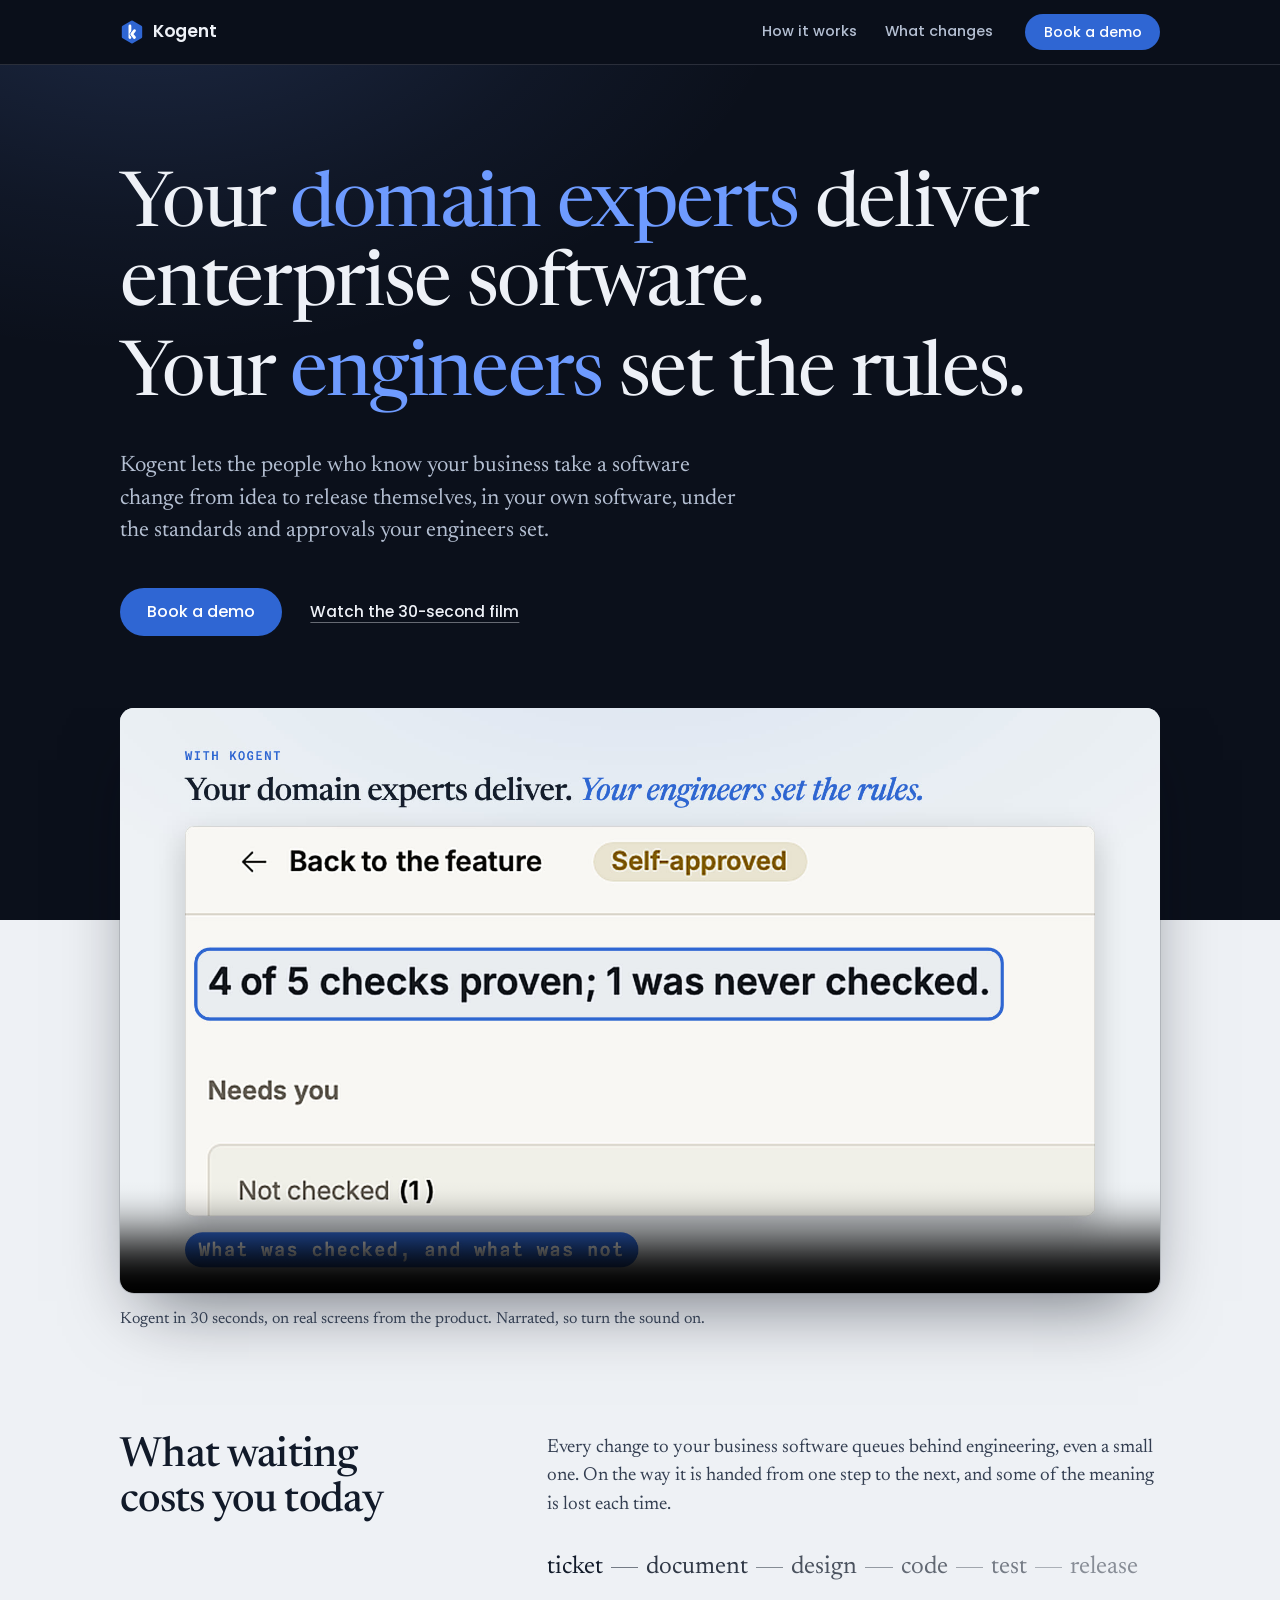
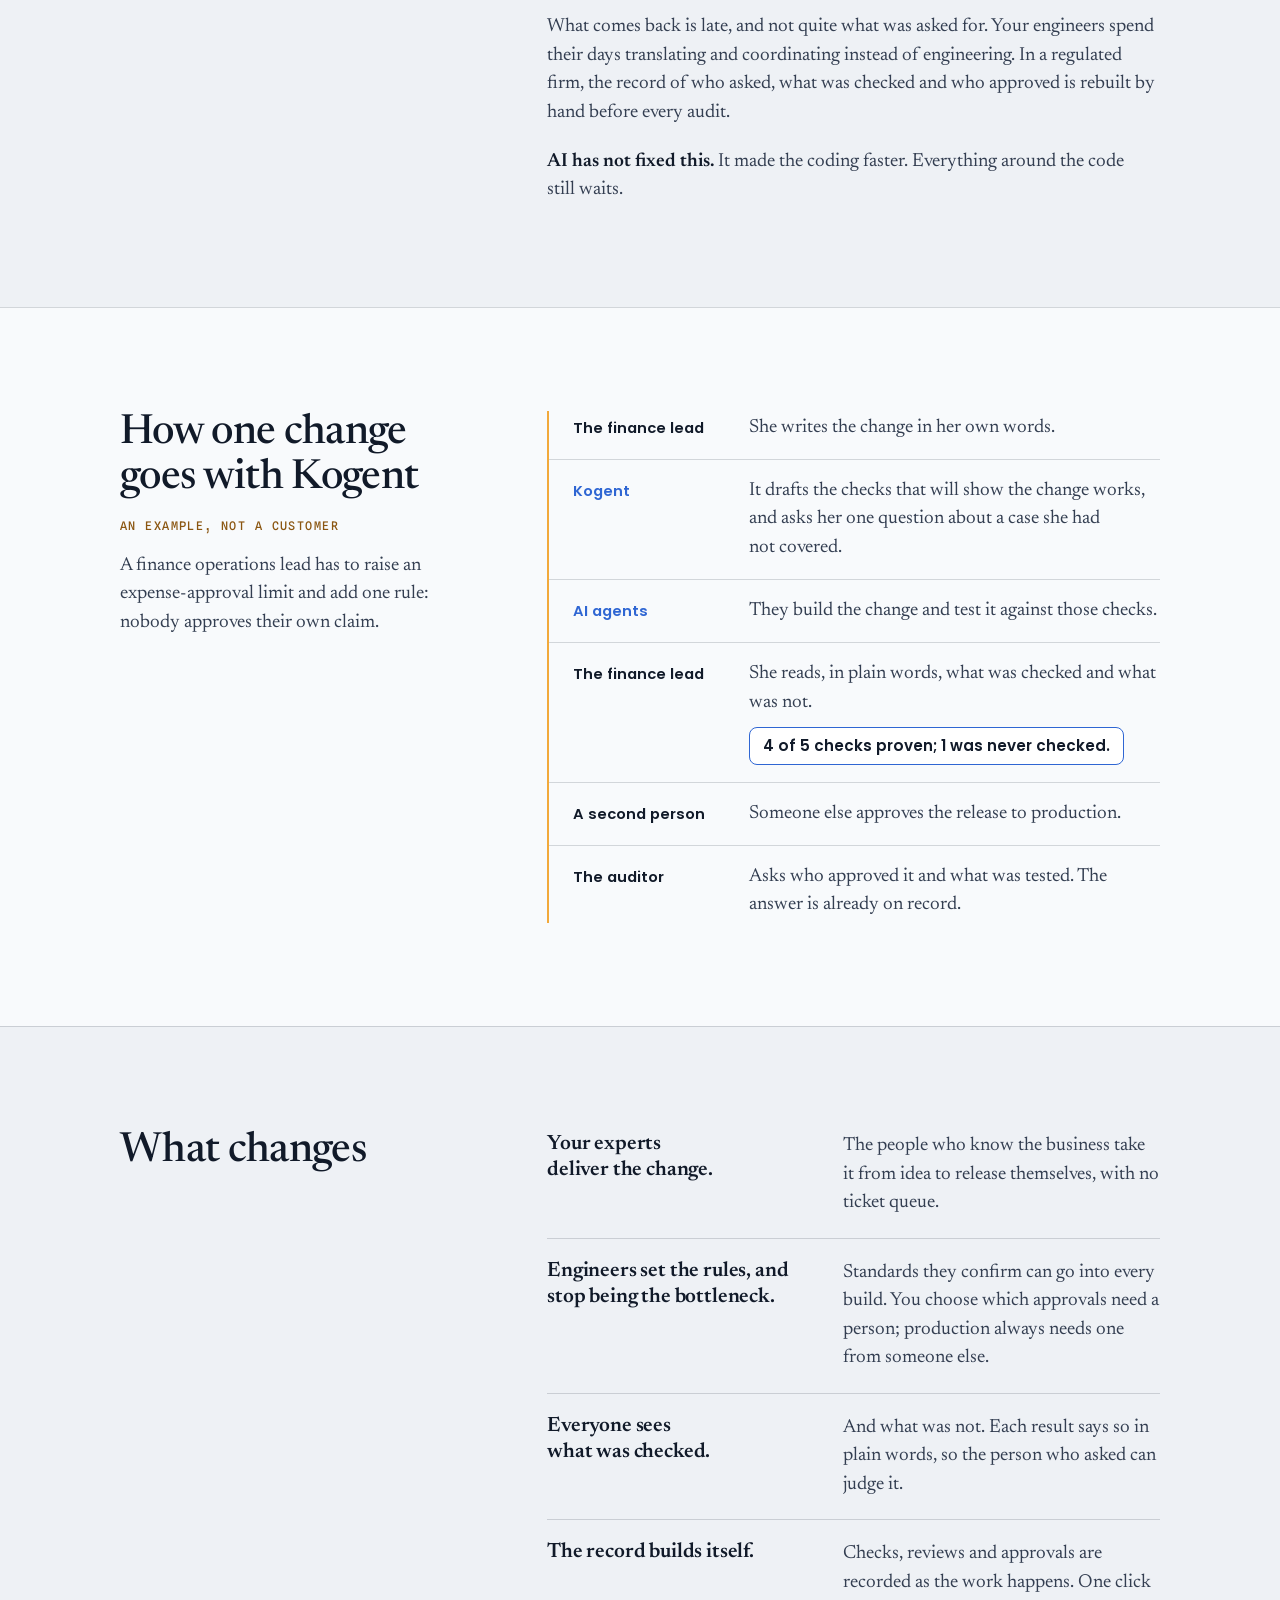
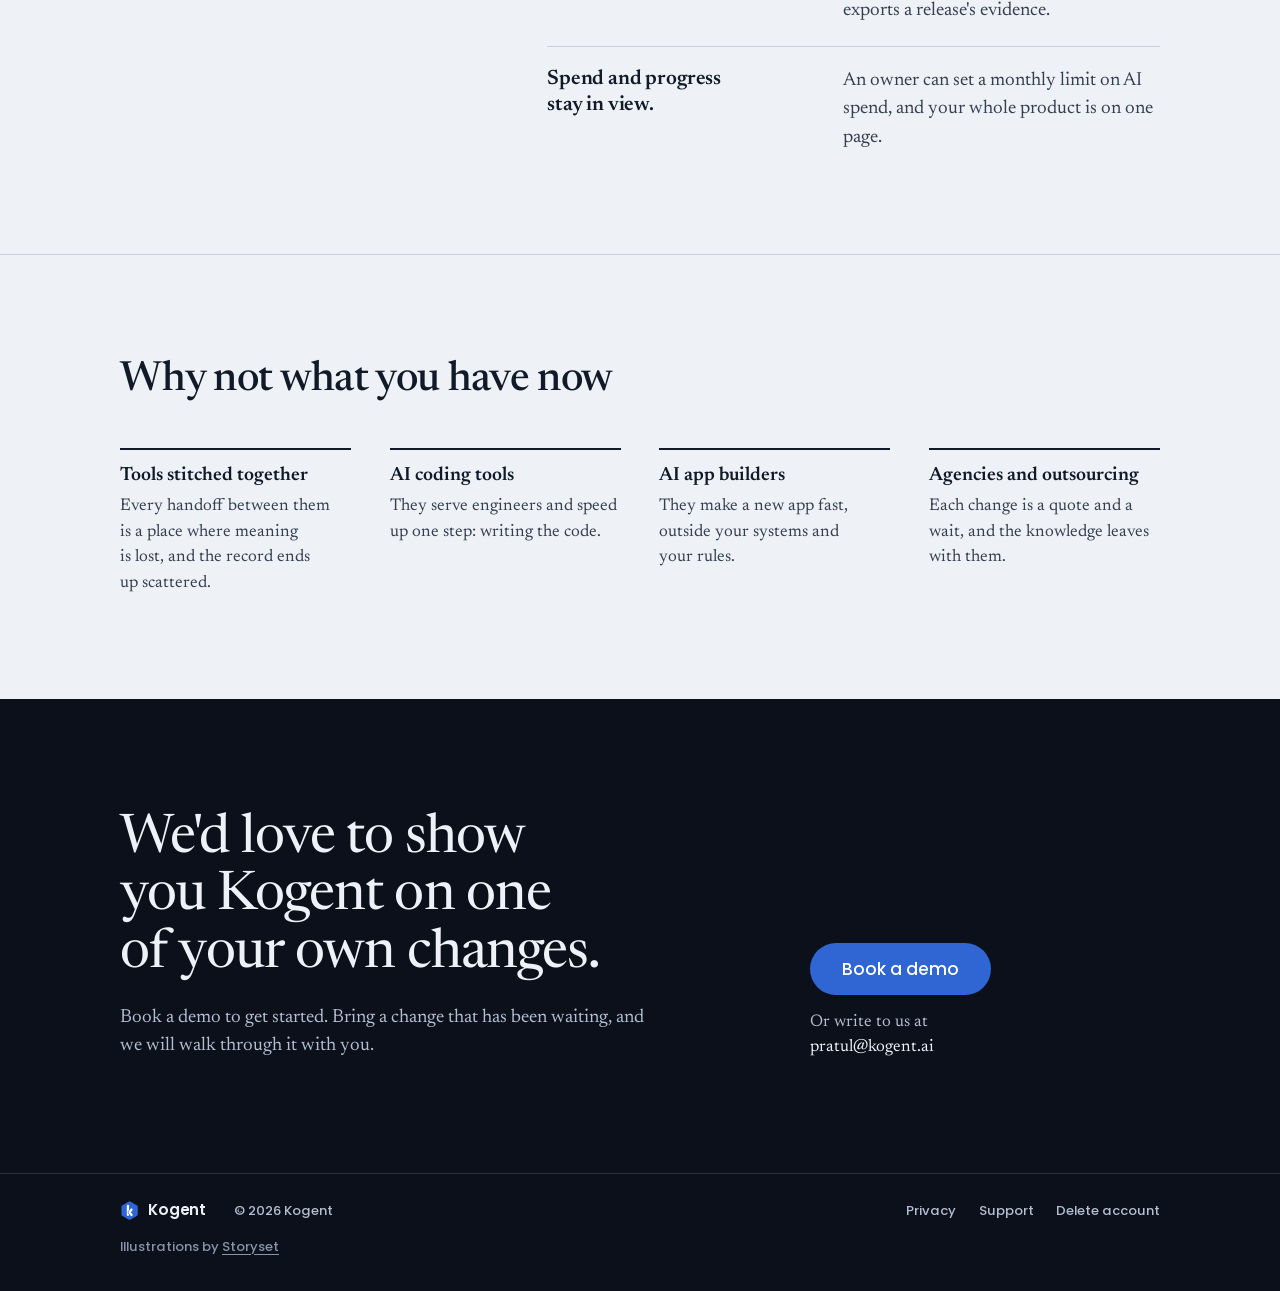
<file: index.html>
<!DOCTYPE html>
<html lang="en">
<head>
<meta charset="utf-8">
<meta name="viewport" content="width=device-width, initial-scale=1">
<meta name="theme-color" content="#0B101B">
<title>Kogent: your domain experts deliver enterprise software</title>
<meta name="description" content="Kogent lets the people who know your business take a software change from idea to release themselves, under the standards and approvals your engineers set.">
<link rel="canonical" href="https://kogent.ai/">
<meta property="og:site_name" content="Kogent">
<meta property="og:type" content="website">
<meta property="og:url" content="https://kogent.ai/">
<meta property="og:title" content="Your domain experts deliver enterprise software. Your engineers set the rules.">
<meta property="og:description" content="Kogent lets the people who know your business take a software change from idea to release themselves, under the standards and approvals your engineers set.">
<meta property="og:image" content="https://kogent.ai/media/poster.jpg">
<meta property="og:image:width" content="1920">
<meta property="og:image:height" content="1080">
<meta property="og:image:alt" content="A Kogent review that reads: 4 of 5 checks proven; 1 was never checked.">
<meta name="twitter:card" content="summary_large_image">
<link rel="icon" href="/favicon.ico">
<link rel="preconnect" href="https://fonts.googleapis.com">
<link rel="preconnect" href="https://fonts.gstatic.com" crossorigin>
<link href="https://fonts.googleapis.com/css2?family=Newsreader:opsz,wght@6..72,400..600&family=Poppins:wght@500;600&family=Spline+Sans+Mono:wght@500&display=swap" rel="stylesheet">
<style>
  /* Kogent identity: navy, cool grey paper, one blue, tungsten used once.
     Newsreader carries the argument; Poppins is for the wordmark, navigation and buttons. */
  :root {
    --navy: #0B101B;
    --navy-raised: #10192B;
    --paper: #EEF1F5;
    --ink: #111A29;
    --text: #333E51;
    --blue: #2F66D3;
    --blue-hover: #2757B8;
    --blue-lt: #6E9BFF;
    --tungsten: #F2A93B;
    --amber-ink: #8A5510;
    --on-navy: #EEF1F7;
    --on-navy-soft: #B4BFD2;
    --rule: rgba(17, 26, 41, 0.16);
    --rule-navy: rgba(233, 237, 245, 0.14);
    --serif: "Newsreader", Georgia, "Times New Roman", serif;
    --sans: "Poppins", system-ui, -apple-system, "Segoe UI", sans-serif;
    --mono: "Spline Sans Mono", ui-monospace, "SF Mono", Menlo, monospace;
    --gutter: clamp(1.25rem, 5vw, 2.5rem);
    --measure: 70rem;
  }

  *, *::before, *::after { box-sizing: border-box; }
  h1, h2, h3, p, ol, dl, dd, figure { margin: 0; }
  ol { padding: 0; list-style: none; }

  html { scroll-behavior: smooth; scroll-padding-top: 5rem; -webkit-text-size-adjust: 100%; }
  @media (prefers-reduced-motion: reduce) {
    html { scroll-behavior: auto; }
    * { transition: none !important; }
  }

  body {
    margin: 0;
    background: var(--navy); /* behind the sticky header; the page itself is paper */
    color: var(--text);
    font-family: var(--serif);
    font-optical-sizing: auto;
    font-size: 1.1875rem;
    line-height: 1.5;
    -webkit-font-smoothing: antialiased;
  }
  p { text-wrap: pretty; }
  main { background: var(--paper); }

  .wrap {
    max-width: var(--measure);
    margin-inline: auto;
    padding-inline: var(--gutter);
  }

  a { color: inherit; }
  :focus-visible { outline: 2px solid var(--blue); outline-offset: 3px; border-radius: 3px; }
  .on-navy :focus-visible { outline-color: var(--blue-lt); }

  .skip {
    position: absolute; left: var(--gutter); top: -4rem; z-index: 30;
    background: var(--paper); color: var(--ink);
    font-family: var(--sans); font-size: 0.9rem; font-weight: 500;
    padding: 0.6rem 1rem; border-radius: 999px;
  }
  .skip:focus { top: 0.75rem; }

  /* ---------- header ---------- */
  .site-header {
    position: sticky; top: 0; z-index: 20;
    background: rgba(11, 16, 27, 0.86);
    -webkit-backdrop-filter: blur(12px);
    backdrop-filter: blur(12px);
    border-bottom: 1px solid var(--rule-navy);
    color: var(--on-navy);
    font-family: var(--sans);
  }
  .bar { display: flex; align-items: center; gap: 2rem; height: 4rem; }
  .brand {
    display: inline-flex; align-items: center; gap: 0.55rem;
    text-decoration: none; margin-right: auto;
    font-weight: 600; font-size: 1.08rem; letter-spacing: -0.01em;
  }
  .brand svg { width: 1.5rem; height: 1.5rem; flex: none; }
  .nav { display: flex; gap: 1.75rem; }
  .nav a {
    font-size: 0.9rem; font-weight: 500; text-decoration: none;
    color: var(--on-navy-soft);
  }
  .nav a:hover { color: var(--on-navy); }

  .btn {
    display: inline-block;
    font-family: var(--sans); font-weight: 500; font-size: 1rem; line-height: 1.2;
    text-decoration: none; white-space: nowrap;
    color: #fff; background: var(--blue);
    padding: 0.9rem 1.7rem; border-radius: 999px;
    transition: background-color 0.15s ease;
  }
  .btn:hover { background: var(--blue-hover); }
  .btn-small { font-size: 0.875rem; padding: 0.6rem 1.15rem; }

  /* ---------- hero ---------- */
  .hero {
    position: relative;
    background: var(--navy);
    color: var(--on-navy);
    padding-block: clamp(3.5rem, 9vw, 6.5rem) clamp(3rem, 6vw, 4.5rem);
    overflow: hidden;
  }
  .hero::before {
    content: ""; position: absolute; inset: 0; pointer-events: none;
    background: radial-gradient(70% 90% at 12% -20%, rgba(110, 155, 255, 0.2), rgba(110, 155, 255, 0.05) 48%, transparent 72%);
  }
  .hero .wrap { position: relative; }
  h1 {
    font-weight: 420;
    font-size: clamp(2.35rem, 6.1vw, 4.75rem);
    line-height: 1.04;
    letter-spacing: -0.022em;
  }
  h1 span { display: block; text-wrap: balance; }
  h1 span + span { margin-top: 0.14em; }
  h1 em { font-style: normal; color: var(--blue-lt); white-space: nowrap; }
  .lede {
    margin-top: clamp(1.5rem, 3vw, 2.1rem);
    max-width: 39rem;
    font-size: clamp(1.2rem, 1.75vw, 1.4rem);
    line-height: 1.45;
    color: var(--on-navy-soft);
  }
  .actions {
    margin-top: clamp(1.75rem, 3.5vw, 2.5rem);
    display: flex; align-items: center; flex-wrap: wrap; gap: 1rem 1.75rem;
  }
  .text-link {
    font-family: var(--sans); font-weight: 500; font-size: 0.975rem;
    color: var(--on-navy); text-decoration: underline;
    text-decoration-color: rgba(238, 241, 247, 0.4);
    text-decoration-thickness: 1px; text-underline-offset: 0.3em;
  }
  .text-link:hover { text-decoration-color: var(--blue-lt); }

  /* ---------- film: sits across the edge where the navy ends ---------- */
  .film { background: linear-gradient(to bottom, var(--navy) 0, var(--navy) 34%, var(--paper) 34%); }
  .film video {
    display: block; width: 100%; height: auto; aspect-ratio: 16 / 9;
    background: #E4E9F1;
    border-radius: 14px;
    box-shadow: 0 0 0 1px rgba(17, 26, 41, 0.14), 0 30px 70px -22px rgba(4, 9, 20, 0.55);
  }
  .film figcaption {
    margin-top: 0.9rem;
    font-size: 1rem; color: var(--text);
  }

  /* ---------- sections on paper ---------- */
  .section { padding-block: clamp(3.75rem, 8vw, 6.5rem); }
  .section + .section { border-top: 1px solid var(--rule); }
  /* The example is an aside to the argument, so it gets its own lighter band. */
  .section.aside { background: #F8FAFC; }
  @media (min-width: 52.01rem) {
    .section .cols > :first-child { position: sticky; top: 6.25rem; }
  }
  .cols {
    display: grid;
    grid-template-columns: minmax(0, 4fr) minmax(0, 7fr);
    column-gap: clamp(2rem, 6vw, 5.5rem);
    row-gap: 1.75rem;
    align-items: start;
  }
  h2 {
    font-weight: 500;
    font-size: clamp(1.8rem, 3.3vw, 2.6rem);
    line-height: 1.1;
    letter-spacing: -0.016em;
    color: var(--ink);
    text-wrap: balance;
  }
  .prose > * + * { margin-top: 1.1em; }
  .prose p { max-width: 38rem; }
  strong, dt, h3 { color: var(--ink); font-weight: 600; }

  /* The handoffs, each a little fainter than the last. */
  .handoffs {
    display: flex; flex-wrap: wrap; align-items: baseline; gap: 0.35rem 0;
    font-size: clamp(1.2rem, 2.1vw, 1.55rem); line-height: 1.3;
    color: var(--ink);
    padding-block: 0.35rem 0.5rem;
  }
  .handoffs span { white-space: nowrap; }
  .handoffs span:not(:last-child)::after, .handoffs span:nth-of-type(4)::before {
    content: ""; display: inline-block; vertical-align: middle;
    width: clamp(0.9rem, 2.2vw, 1.7rem); height: 1px; margin-inline: 0.5rem;
    background: currentColor; opacity: 0.55;
  }
  .handoffs i { display: none; }
  .handoffs span:nth-of-type(4)::before { display: none; margin-left: 0; }
  .handoffs span:nth-of-type(2) { opacity: 0.86; }
  .handoffs span:nth-of-type(3) { opacity: 0.74; }
  .handoffs span:nth-of-type(4) { opacity: 0.63; }
  .handoffs span:nth-of-type(5) { opacity: 0.54; }
  .handoffs span:nth-of-type(6) { opacity: 0.46; }

  /* ---------- the example: who does what, in order ---------- */
  .label {
    font-family: var(--mono); font-weight: 500; font-size: 0.74rem;
    letter-spacing: 0.12em; text-transform: uppercase;
    color: var(--amber-ink);
    margin-top: 1rem;
  }
  .setup { margin-top: 1rem; max-width: 24rem; }
  .steps { border-left: 2px solid var(--tungsten); }
  .steps li {
    display: grid;
    grid-template-columns: 9.5rem minmax(0, 1fr);
    column-gap: 1.5rem;
    padding: 1.05rem 0 1.05rem 1.5rem;
  }
  .steps li + li { border-top: 1px solid var(--rule); }
  .steps li:first-child { padding-top: 0.2rem; }
  .steps li:last-child { padding-bottom: 0.2rem; }
  .who {
    font-family: var(--sans); font-weight: 600; font-size: 0.92rem; line-height: 1.5;
    color: var(--ink);
    padding-top: 0.2rem;
  }
  .who.kogent { color: var(--blue); }
  .steps p { max-width: 31rem; }
  .result {
    display: inline-block; margin-top: 0.6rem;
    font-family: var(--sans); font-weight: 600; font-size: 0.95rem; line-height: 1.35;
    color: var(--ink);
    background: #fff;
    border: 1.5px solid var(--blue);
    border-radius: 8px;
    padding: 0.5rem 0.8rem;
  }

  /* ---------- what changes ---------- */
  .changes > div {
    display: grid;
    grid-template-columns: minmax(0, 5fr) minmax(0, 6fr);
    column-gap: 2rem; row-gap: 0.35rem;
    padding-block: 1.25rem;
    border-top: 1px solid var(--rule);
  }
  .changes > div:first-child { border-top: 0; padding-top: 0.2rem; }
  .changes > div:last-child { padding-bottom: 0; }
  .changes dt { font-size: 1.3rem; line-height: 1.25; letter-spacing: -0.008em; text-wrap: balance; }

  /* ---------- why not what you have now ---------- */
  .others {
    display: grid;
    grid-template-columns: repeat(4, minmax(0, 1fr));
    gap: 2rem clamp(1.5rem, 3vw, 2.5rem);
    margin-top: clamp(1.75rem, 3.5vw, 2.75rem);
  }
  .others > div { border-top: 2px solid var(--ink); padding-top: 0.9rem; }
  .others h3 { font-size: 1.2rem; line-height: 1.25; margin-bottom: 0.4rem; }
  .others p { font-size: 1.0625rem; }

  /* ---------- book a demo ---------- */
  .demo {
    background: var(--navy);
    color: var(--on-navy);
    padding-block: clamp(4rem, 9vw, 7rem);
  }
  .demo .cols { grid-template-columns: minmax(0, 7fr) minmax(0, 4fr); align-items: end; }
  .demo h2 { color: var(--on-navy); font-weight: 420; font-size: clamp(2rem, 4.4vw, 3.4rem); line-height: 1.06; }
  .demo .sub { margin-top: 1.25rem; color: var(--on-navy-soft); max-width: 33rem; }
  .book { display: grid; justify-items: start; gap: 0.9rem; }
  .book .btn { font-size: 1.0625rem; padding: 1rem 2rem; }
  .book .or { font-size: 1.0625rem; color: var(--on-navy-soft); }
  .book .address {
    display: block; color: var(--on-navy);
    -webkit-user-select: all; user-select: all;
  }

  /* ---------- footer ---------- */
  .site-footer {
    background: var(--navy);
    color: var(--on-navy-soft);
    border-top: 1px solid var(--rule-navy);
    padding-block: 1.6rem 2.2rem;
    font-family: var(--sans); font-size: 0.82rem; font-weight: 500;
  }
  .foot { display: flex; align-items: center; flex-wrap: wrap; gap: 0.9rem 1.75rem; }
  .foot .brand { color: var(--on-navy); font-size: 0.95rem; margin-right: 0; }
  .foot .brand svg { width: 1.2rem; height: 1.2rem; }
  .foot nav { display: flex; flex-wrap: wrap; gap: 0.5rem 1.4rem; margin-left: auto; }
  .foot a { text-decoration: none; }
  .foot nav a:hover, .credit a:hover { color: var(--on-navy); }
  .credit { flex-basis: 100%; font-weight: 500; color: #8794AA; }
  .credit a { text-decoration: underline; text-underline-offset: 0.25em; text-decoration-thickness: 1px; }

  /* ---------- smaller screens ---------- */
  @media (max-width: 60rem) {
    .others { grid-template-columns: repeat(2, minmax(0, 1fr)); }
  }
  @media (max-width: 52rem) {
    .cols, .demo .cols { grid-template-columns: minmax(0, 1fr); }
    .demo .cols { row-gap: 2.25rem; }
    .changes > div { grid-template-columns: minmax(0, 1fr); }
    .setup { max-width: 38rem; }
  }
  @media (max-width: 40rem) {
    body { font-size: 1.125rem; }
    .nav { display: none; }
    h1 span:first-child { text-wrap: wrap; }
    .handoffs i { display: block; flex-basis: 100%; height: 0; }
    .handoffs span:nth-of-type(3)::after { display: none; }
    .handoffs span:nth-of-type(4)::before { display: inline-block; }
    .film { background: linear-gradient(to bottom, var(--navy) 0, var(--navy) 26%, var(--paper) 26%); }
    .film video { border-radius: 10px; }
    .steps li { grid-template-columns: minmax(0, 1fr); row-gap: 0.15rem; padding-left: 1.1rem; }
    .others { grid-template-columns: minmax(0, 1fr); gap: 1.5rem; }
    .foot nav { margin-left: 0; flex-basis: 100%; }
  }
</style>
</head>
<body>

<a class="skip" href="#main">Skip to the page</a>

<header class="site-header on-navy">
  <div class="wrap bar">
    <a class="brand" href="/" aria-label="Kogent home">
      <svg viewBox="0 0 266 266" aria-hidden="true"><defs><mask id="kg-gap-1" maskUnits="userSpaceOnUse" x="0" y="0" width="266" height="266"><rect width="266" height="266" fill="#fff"/><path d="M160.5 118.5 L130 156.25 L160.5 194" fill="none" stroke="#000" stroke-width="48" stroke-linecap="round" stroke-linejoin="round"/></mask></defs><polygon points="133,23.312 227.997,78.156 227.997,187.844 133,242.688 38.003,187.844 38.003,78.156" fill="#2F66D3" stroke="#2F66D3" stroke-width="36" stroke-linejoin="round"/><path d="M110 66.5 L110 194" fill="none" stroke="#fff" stroke-width="31" stroke-linecap="round" mask="url(#kg-gap-1)"/><path d="M160.5 118.5 L130 156.25 L160.5 194" fill="none" stroke="#fff" stroke-width="31" stroke-linecap="round" stroke-linejoin="round"/></svg>
      Kogent
    </a>
    <nav class="nav" aria-label="On this page">
      <a href="#example">How it works</a>
      <a href="#changes">What changes</a>
    </nav>
    <a class="btn btn-small" href="#demo" data-book>Book a demo</a>
  </div>
</header>

<main id="main">

  <section class="hero on-navy">
    <div class="wrap">
      <h1><span>Your <em>domain experts</em> deliver enterprise software.</span><span>Your <em>engineers</em> set the rules.</span></h1>
      <p class="lede">Kogent lets the people who know your business take a software change from idea to release themselves, in your own software, under the standards and approvals your engineers set.</p>
      <div class="actions">
        <a class="btn" href="#demo" data-book>Book a demo</a>
        <a class="text-link" href="#film">Watch the 30-second film</a>
      </div>
    </div>
  </section>

  <section class="film" id="film" aria-label="Kogent in 30 seconds">
    <div class="wrap">
      <figure>
        <video controls preload="none" playsinline poster="/media/poster.jpg" width="1920" height="1080">
          <source src="/media/kogent-overview.mp4" type="video/mp4">
          <a href="/media/kogent-overview.mp4">Download the 30-second film (MP4, 4.6 MB)</a>
        </video>
        <figcaption>Kogent in 30 seconds, on real screens from the product. Narrated, so turn the sound on.</figcaption>
      </figure>
    </div>
  </section>

  <section class="section" id="cost">
    <div class="wrap cols">
      <h2>What waiting costs you today</h2>
      <div class="prose">
        <p>Every change to your business software queues behind engineering, even a small one. On the way it is handed from one step to the next, and some of the meaning is lost each time.</p>
        <p class="handoffs" role="img" aria-label="Ticket, then document, then design, then code, then test, then release."><span>ticket</span><span>document</span><span>design</span><i></i><span>code</span><span>test</span><span>release</span></p>
        <p>What comes back is late, and not quite what was asked for. Your engineers spend their days translating and coordinating instead of engineering. In a regulated firm, the record of who asked, what was checked and who approved is rebuilt by hand before every audit.</p>
        <p><strong>AI has not fixed this.</strong> It made the coding faster. Everything around the code still waits.</p>
      </div>
    </div>
  </section>

  <section class="section aside" id="example">
    <div class="wrap cols">
      <div>
        <h2>How one change goes with Kogent</h2>
        <p class="label">An example, not a customer</p>
        <p class="setup">A finance operations lead has to raise an expense-approval limit and add one rule: nobody approves their own claim.</p>
      </div>
      <ol class="steps">
        <li>
          <p class="who">The finance lead</p>
          <p>She writes the change in her own words.</p>
        </li>
        <li>
          <p class="who kogent">Kogent</p>
          <p>It drafts the checks that will show the change works, and asks her one question about a case she had not covered.</p>
        </li>
        <li>
          <p class="who kogent">AI agents</p>
          <p>They build the change and test it against those checks.</p>
        </li>
        <li>
          <p class="who">The finance lead</p>
          <p>She reads, in plain words, what was checked and what was not.<br><span class="result">4 of 5 checks proven; 1 was never checked.</span></p>
        </li>
        <li>
          <p class="who">A second person</p>
          <p>Someone else approves the release to production.</p>
        </li>
        <li>
          <p class="who">The auditor</p>
          <p>Asks who approved it and what was tested. The answer is already on record.</p>
        </li>
      </ol>
    </div>
  </section>

  <section class="section" id="changes">
    <div class="wrap cols">
      <h2>What changes</h2>
      <dl class="changes">
        <div>
          <dt>Your experts deliver the change.</dt>
          <dd>The people who know the business take it from idea to release themselves, with no ticket queue.</dd>
        </div>
        <div>
          <dt>Engineers set the rules, and stop being the bottleneck.</dt>
          <dd>Standards they confirm can go into every build. You choose which approvals need a person; production always needs one from someone else.</dd>
        </div>
        <div>
          <dt>Everyone sees what was checked.</dt>
          <dd>And what was not. Each result says so in plain words, so the person who asked can judge it.</dd>
        </div>
        <div>
          <dt>The record builds itself.</dt>
          <dd>Checks, reviews and approvals are recorded as the work happens. One click exports a release's evidence.</dd>
        </div>
        <div>
          <dt>Spend and progress stay in view.</dt>
          <dd>An owner can set a monthly limit on AI spend, and your whole product is on one page.</dd>
        </div>
      </dl>
    </div>
  </section>

  <section class="section" id="alternatives">
    <div class="wrap">
      <h2>Why not what you have now</h2>
      <div class="others">
        <div>
          <h3>Tools stitched together</h3>
          <p>Every handoff between them is a place where meaning is lost, and the record ends up scattered.</p>
        </div>
        <div>
          <h3>AI coding tools</h3>
          <p>They serve engineers and speed up one step: writing the code.</p>
        </div>
        <div>
          <h3>AI app builders</h3>
          <p>They make a new app fast, outside your systems and your rules.</p>
        </div>
        <div>
          <h3>Agencies and outsourcing</h3>
          <p>Each change is a quote and a wait, and the knowledge leaves with them.</p>
        </div>
      </div>
    </div>
  </section>

  <section class="demo on-navy" id="demo">
    <div class="wrap cols">
      <div>
        <h2>We'd love to show you Kogent on one of your own changes.</h2>
        <p class="sub">Book a demo to get started. Bring a change that has been waiting, and we will walk through it with you.</p>
      </div>
      <div class="book">
        <!--
          BOOKING LINK: this href is the one place it lives.
          To move to a scheduling page, replace the mailto: below with the Cal.com or
          Calendly URL (for example https://cal.com/kogent/demo). The "Book a demo"
          buttons in the header and the hero point at this section; once this href is
          a web address, the script at the end of the page sends them straight to it.
        -->
        <a class="btn" id="booking-link" href="https://bookings.cloud.microsoft/book/Kogentdemo@NETORGFT11076480.onmicrosoft.com/s/Pl3Xvf8pmEm_tVr_XqDykA2">Book a demo</a>
        <p class="or">Or write to us at <span class="address">pratul@kogent.ai</span></p>
      </div>
    </div>
  </section>

</main>

<footer class="site-footer on-navy">
  <div class="wrap foot">
    <a class="brand" href="/" aria-label="Kogent home">
      <svg viewBox="0 0 266 266" aria-hidden="true"><defs><mask id="kg-gap-2" maskUnits="userSpaceOnUse" x="0" y="0" width="266" height="266"><rect width="266" height="266" fill="#fff"/><path d="M160.5 118.5 L130 156.25 L160.5 194" fill="none" stroke="#000" stroke-width="48" stroke-linecap="round" stroke-linejoin="round"/></mask></defs><polygon points="133,23.312 227.997,78.156 227.997,187.844 133,242.688 38.003,187.844 38.003,78.156" fill="#2F66D3" stroke="#2F66D3" stroke-width="36" stroke-linejoin="round"/><path d="M110 66.5 L110 194" fill="none" stroke="#fff" stroke-width="31" stroke-linecap="round" mask="url(#kg-gap-2)"/><path d="M160.5 118.5 L130 156.25 L160.5 194" fill="none" stroke="#fff" stroke-width="31" stroke-linecap="round" stroke-linejoin="round"/></svg>
      Kogent
    </a>
    <span>© 2026 Kogent</span>
    <nav aria-label="Legal and support">
      <a href="/privacy/">Privacy</a>
      <a href="/support/">Support</a>
      <a href="/account-deletion/">Delete account</a>
    </nav>
    <p class="credit">Illustrations by <a href="https://storyset.com/" rel="noopener">Storyset</a></p>
  </div>
</footer>

<script>
  // Optional: when the booking link is a scheduling page (not mailto:), the other
  // "Book a demo" buttons go straight to it. Without this script they scroll to the demo section.
  (function () {
    var link = document.getElementById("booking-link");
    if (!link || !/^https?:/i.test(link.getAttribute("href") || "")) return;
    var others = document.querySelectorAll("[data-book]");
    for (var i = 0; i < others.length; i++) others[i].setAttribute("href", link.href);
  })();
</script>

  <!-- Cloudflare Web Analytics: counts visits with no cookies (see /privacy/) -->
  <script defer src="https://static.cloudflareinsights.com/beacon.min.js" data-cf-beacon='{"token": "41cdb2f81a7c48288cb1ca7c235f0350"}'></script>
</body>
</html>
</file>
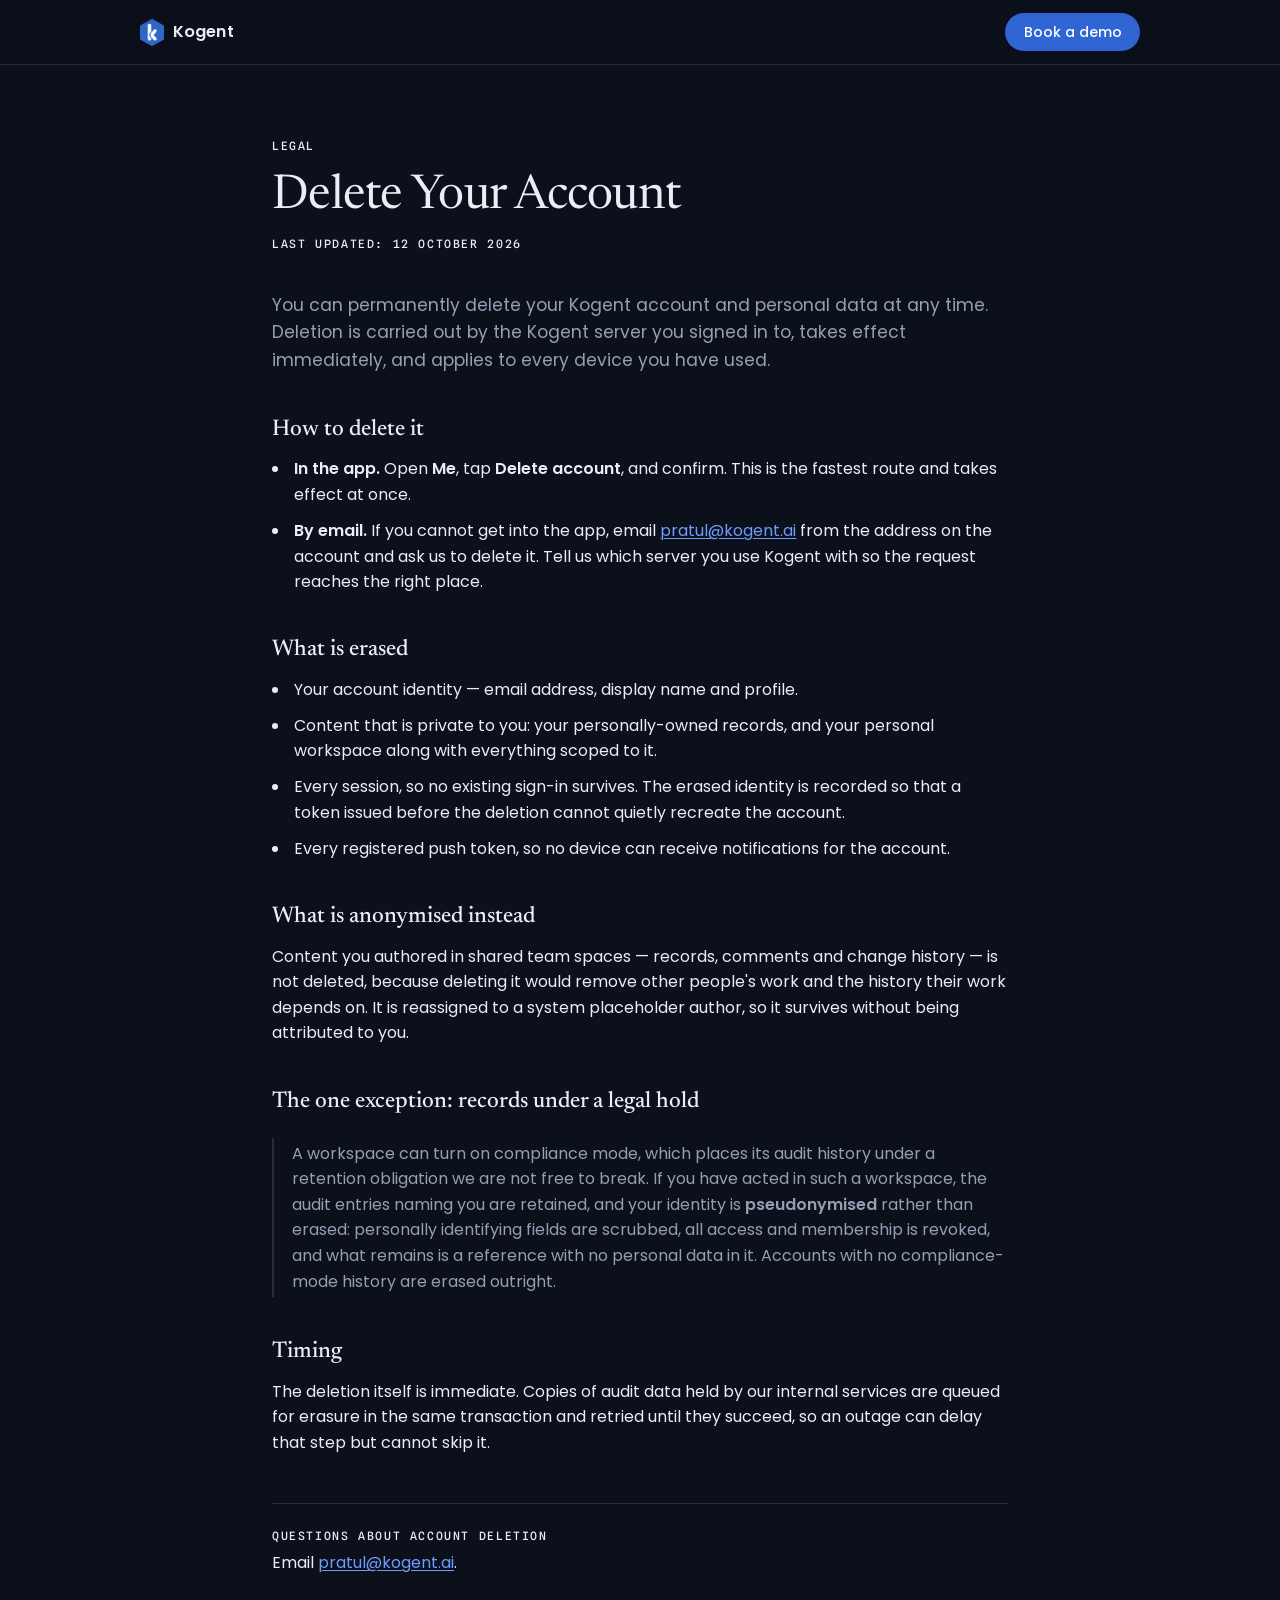
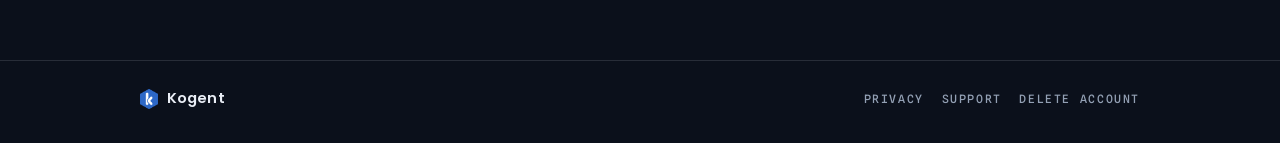
<file: account-deletion/index.html>
<!DOCTYPE html>
<html lang="en">
<head>
<meta charset="utf-8">
<meta name="viewport" content="width=device-width, initial-scale=1">
<meta name="color-scheme" content="dark">
<title>Delete Your Account · Kogent</title>
<meta name="description" content="How to delete your Kogent account, and exactly what that erases.">
<meta property="og:title" content="Delete Your Account · Kogent">
<meta property="og:description" content="How to delete your Kogent account, and exactly what that erases.">
<meta property="og:type" content="website">
<meta property="og:url" content="https://kogent.ai/account-deletion/">
<link rel="icon" href="/favicon.ico">
<link rel="preconnect" href="https://fonts.googleapis.com">
<link rel="preconnect" href="https://fonts.gstatic.com" crossorigin>
<link href="https://fonts.googleapis.com/css2?family=Newsreader:ital,opsz,wght@0,6..72,200..800;1,6..72,200..800&family=Poppins:wght@400;500;600&family=Spline+Sans+Mono:wght@400;500&display=swap" rel="stylesheet">
<link rel="stylesheet" href="/legal.css">
</head>
<body>

<header>
  <div class="container bar">
    <a class="wordmark" href="/" aria-label="Kogent home">
      <img src="/logo.png" alt="" width="24" height="27">
      <span>Kogent</span>
    </a>
    <a class="demo-link" href="/#demo">Book a demo</a>
  </div>
</header>

<main>
  <div class="container legal">
    <p class="mono">Legal</p>
    <h1>Delete Your Account</h1>
    <p class="mono updated">Last updated: 12 October 2026</p>

    <p class="lede">
      You can permanently delete your Kogent account and personal data at any time.
      Deletion is carried out by the Kogent server you signed in to, takes effect
      immediately, and applies to every device you have used.
    </p>

    <h2>How to delete it</h2>
    <ul>
      <li>
        <strong>In the app.</strong> Open <strong>Me</strong>, tap
        <strong>Delete account</strong>, and confirm. This is the fastest route and
        takes effect at once.
      </li>
      <li>
        <strong>By email.</strong> If you cannot get into the app, email
        <a href="mailto:pratul@kogent.ai">pratul@kogent.ai</a> from the address on the
        account and ask us to delete it. Tell us which server you use Kogent with so
        the request reaches the right place.
      </li>
    </ul>

    <h2>What is erased</h2>
    <ul>
      <li>Your account identity — email address, display name and profile.</li>
      <li>
        Content that is private to you: your personally-owned records, and your
        personal workspace along with everything scoped to it.
      </li>
      <li>
        Every session, so no existing sign-in survives. The erased identity is
        recorded so that a token issued before the deletion cannot quietly recreate
        the account.
      </li>
      <li>
        Every registered push token, so no device can receive notifications for the
        account.
      </li>
    </ul>

    <h2>What is anonymised instead</h2>
    <p>
      Content you authored in shared team spaces — records, comments and change
      history — is not deleted, because deleting it would remove other people's work
      and the history their work depends on. It is reassigned to a system placeholder
      author, so it survives without being attributed to you.
    </p>

    <h2>The one exception: records under a legal hold</h2>
    <p class="note">
      A workspace can turn on compliance mode, which places its audit
      history under a retention obligation we are not free to break. If you have acted
      in such a workspace, the audit entries naming you are retained, and your identity
      is <strong>pseudonymised</strong> rather than erased: personally identifying
      fields are scrubbed, all access and membership is revoked, and what remains is a
      reference with no personal data in it. Accounts with no compliance-mode history
      are erased outright.
    </p>

    <h2>Timing</h2>
    <p>
      The deletion itself is immediate. Copies of audit data held by our internal
      services are queued for erasure in the same transaction and retried until they
      succeed, so an outage can delay that step but cannot skip it.
    </p>

    <div class="contact">
      <p class="mono">Questions about account deletion</p>
      <p>Email <a href="mailto:pratul@kogent.ai">pratul@kogent.ai</a>.</p>
    </div>
  </div>
</main>

<footer>
  <div class="container foot">
    <a class="wordmark" href="/" aria-label="Kogent home">
      <img src="/logo.png" alt="" width="18" height="20">
      <span>Kogent</span>
    </a>
    <nav class="foot-links mono" aria-label="Legal">
      <a href="/privacy/">Privacy</a>
      <a href="/support/">Support</a>
      <a href="/account-deletion/">Delete account</a>
    </nav>
  </div>
</footer>


  <!-- Cloudflare Web Analytics: counts visits with no cookies (see /privacy/) -->
  <script defer src="https://static.cloudflareinsights.com/beacon.min.js" data-cf-beacon='{"token": "41cdb2f81a7c48288cb1ca7c235f0350"}'></script>
</body>
</html>
</file>
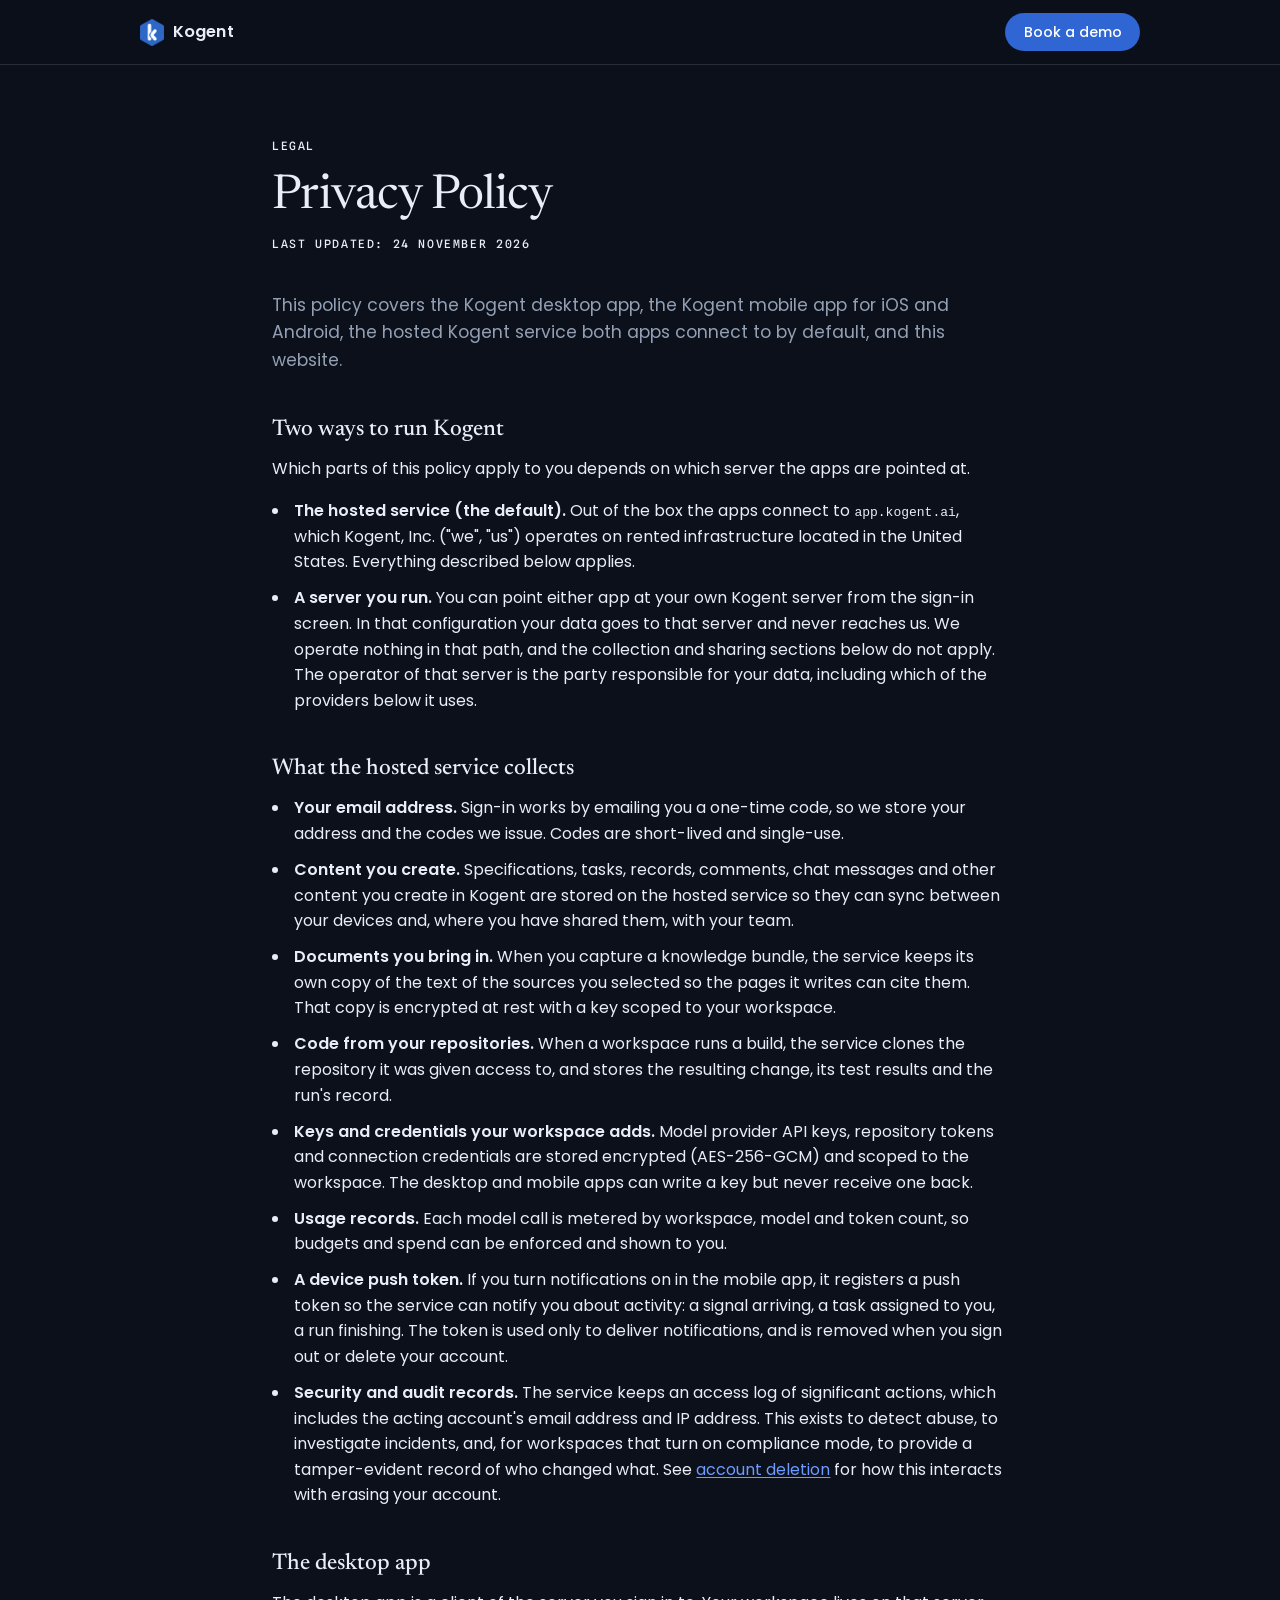
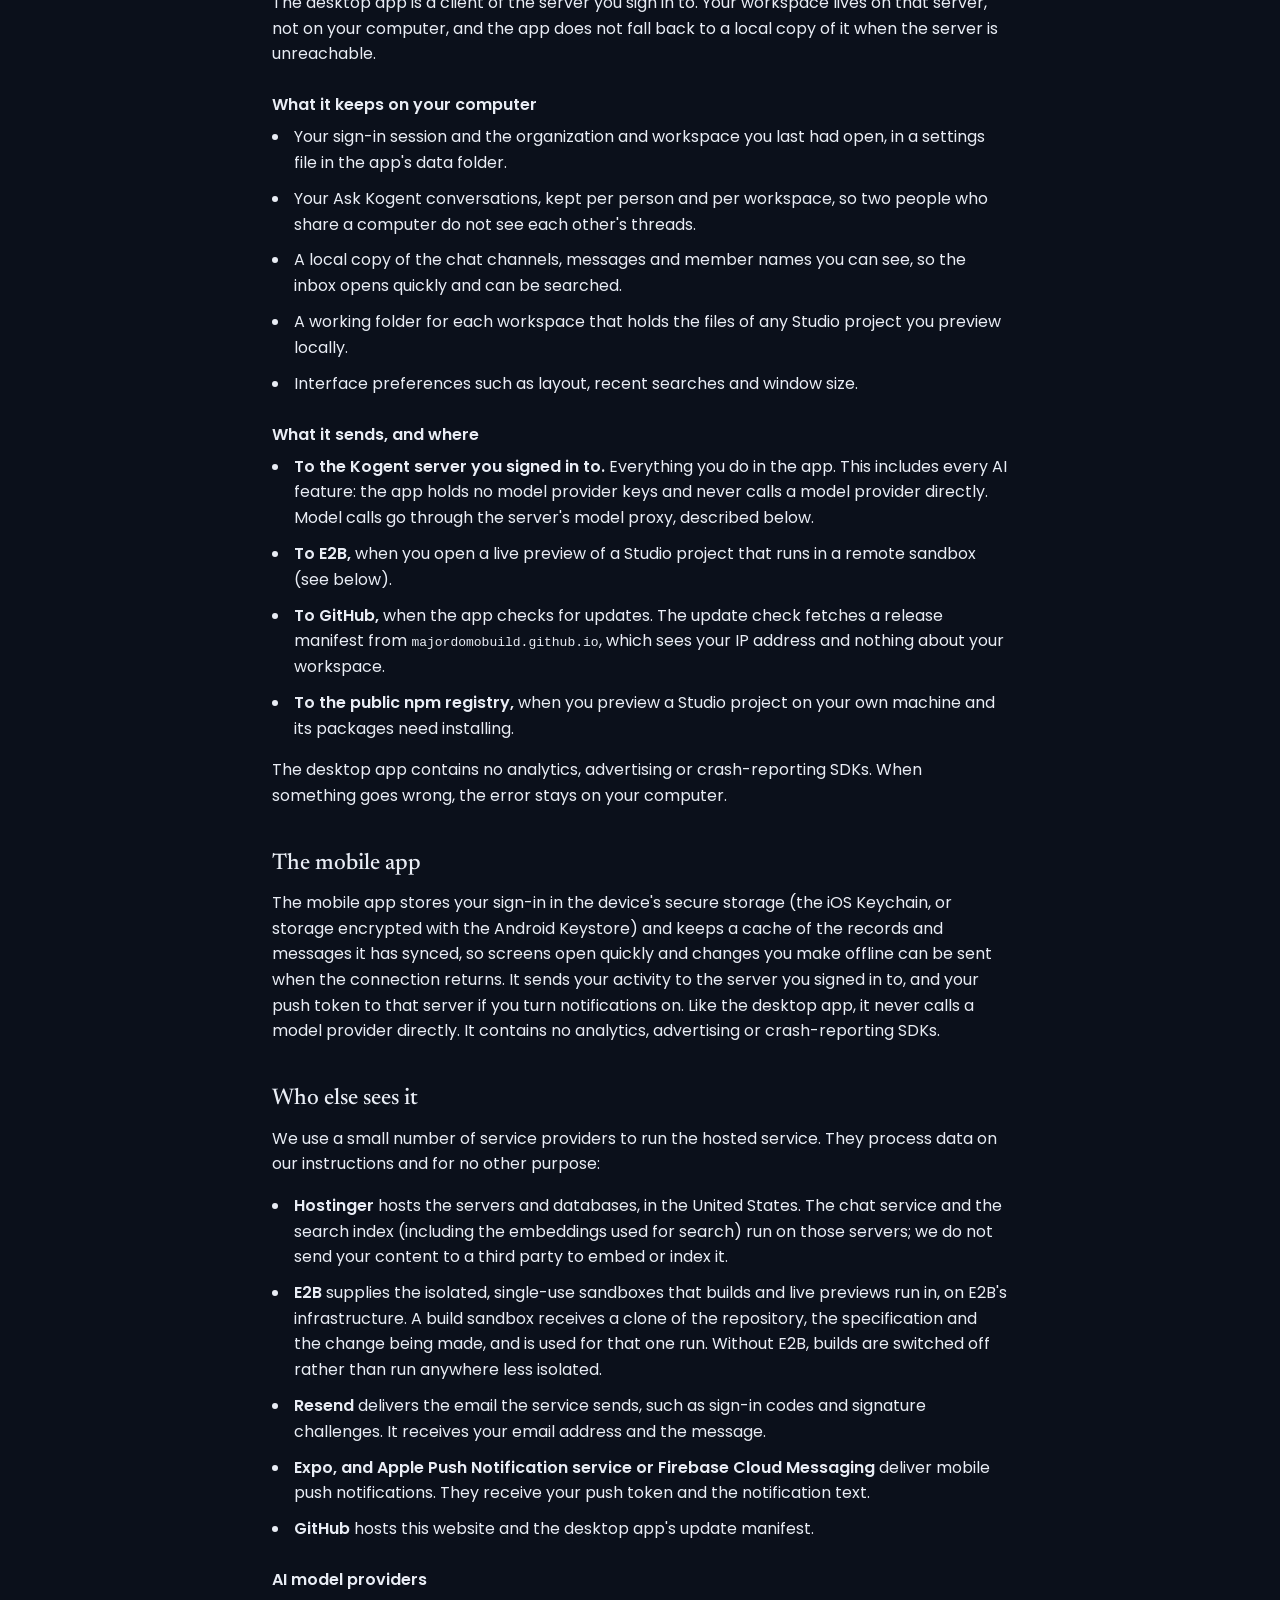
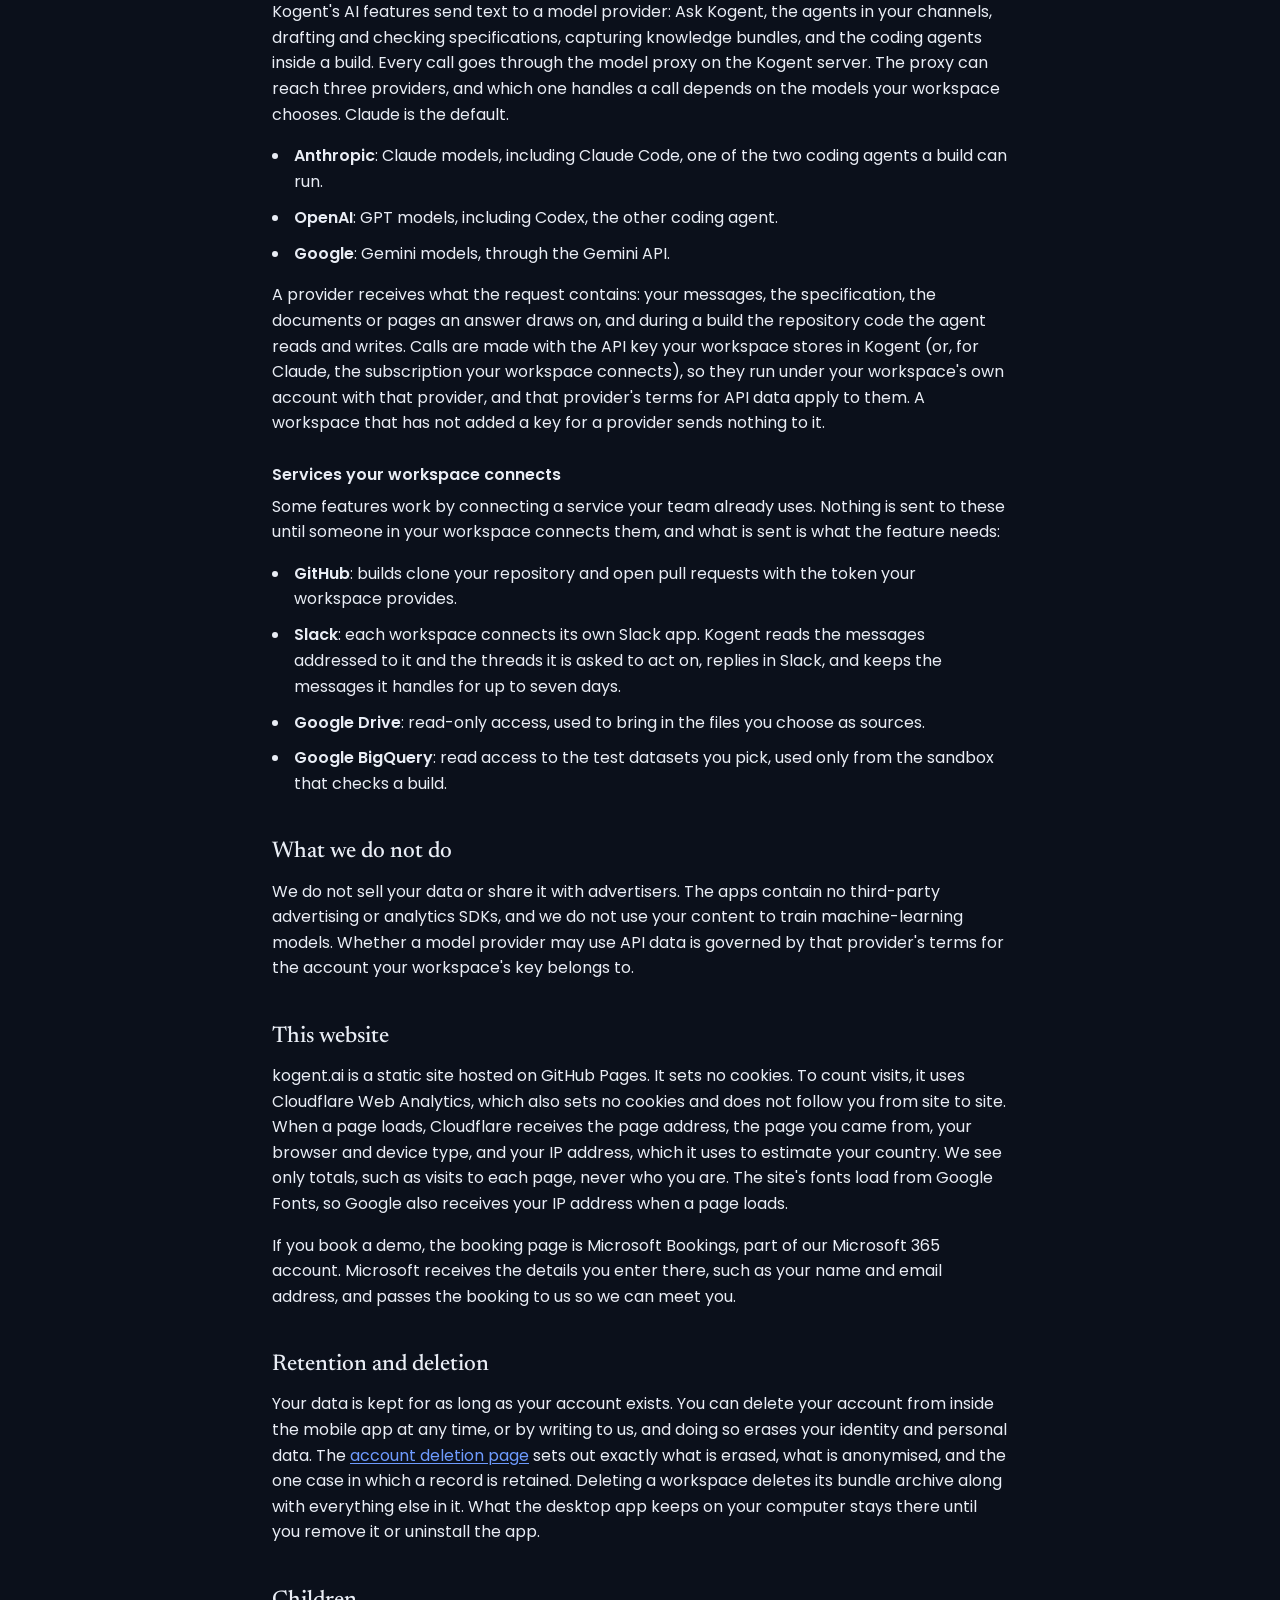
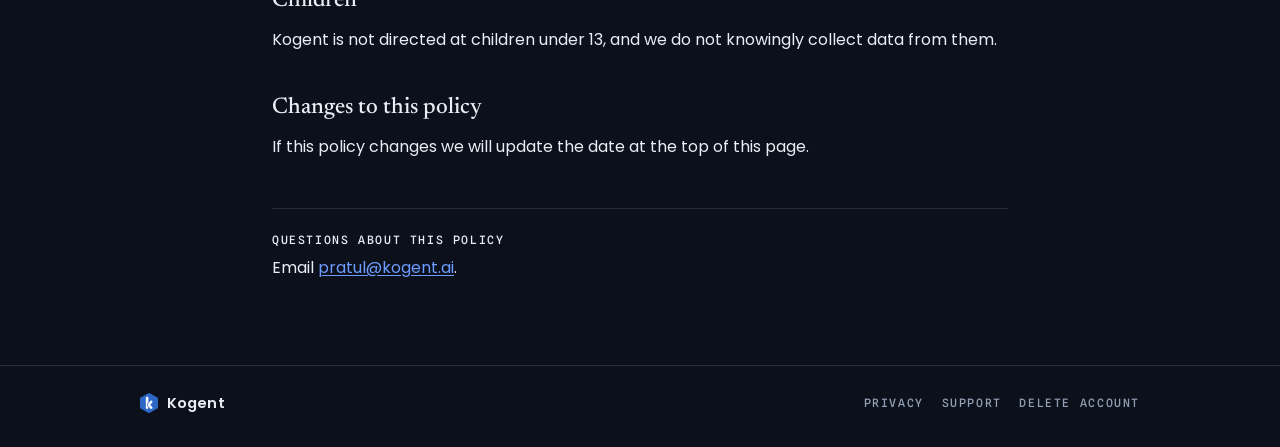
<file: privacy/index.html>
<!DOCTYPE html>
<html lang="en">
<head>
<meta charset="utf-8">
<meta name="viewport" content="width=device-width, initial-scale=1">
<meta name="color-scheme" content="dark">
<title>Privacy Policy · Kogent</title>
<meta name="description" content="How the Kogent desktop and mobile apps, the hosted Kogent service and this website handle your data, and which providers process it.">
<meta property="og:title" content="Privacy Policy · Kogent">
<meta property="og:description" content="How the Kogent desktop and mobile apps, the hosted Kogent service and this website handle your data, and which providers process it.">
<meta property="og:type" content="website">
<meta property="og:url" content="https://kogent.ai/privacy/">
<link rel="icon" href="/favicon.ico">
<link rel="preconnect" href="https://fonts.googleapis.com">
<link rel="preconnect" href="https://fonts.gstatic.com" crossorigin>
<link href="https://fonts.googleapis.com/css2?family=Newsreader:ital,opsz,wght@0,6..72,200..800;1,6..72,200..800&family=Poppins:wght@400;500;600&family=Spline+Sans+Mono:wght@400;500&display=swap" rel="stylesheet">
<link rel="stylesheet" href="/legal.css">
</head>
<body>

<header>
  <div class="container bar">
    <a class="wordmark" href="/" aria-label="Kogent home">
      <img src="/logo.png" alt="" width="24" height="27">
      <span>Kogent</span>
    </a>
    <a class="demo-link" href="/#demo">Book a demo</a>
  </div>
</header>

<main>
  <div class="container legal">
    <p class="mono">Legal</p>
    <h1>Privacy Policy</h1>
    <p class="mono updated">Last updated: 24 November 2026</p>

    <p class="lede">
      This policy covers the Kogent desktop app, the Kogent mobile app for iOS and
      Android, the hosted Kogent service both apps connect to by default, and this
      website.
    </p>

    <h2>Two ways to run Kogent</h2>
    <p>
      Which parts of this policy apply to you depends on which server the apps are
      pointed at.
    </p>
    <ul>
      <li>
        <strong>The hosted service (the default).</strong> Out of the box the apps
        connect to <code>app.kogent.ai</code>, which Kogent, Inc. ("we", "us")
        operates on rented infrastructure located in the United States. Everything
        described below applies.
      </li>
      <li>
        <strong>A server you run.</strong> You can point either app at your own Kogent
        server from the sign-in screen. In that configuration your data goes to that
        server and never reaches us. We operate nothing in that path, and the
        collection and sharing sections below do not apply. The operator of that
        server is the party responsible for your data, including which of the
        providers below it uses.
      </li>
    </ul>

    <h2>What the hosted service collects</h2>
    <ul>
      <li>
        <strong>Your email address.</strong> Sign-in works by emailing you a one-time
        code, so we store your address and the codes we issue. Codes are short-lived
        and single-use.
      </li>
      <li>
        <strong>Content you create.</strong> Specifications, tasks, records, comments,
        chat messages and other content you create in Kogent are stored on the hosted
        service so they can sync between your devices and, where you have shared them,
        with your team.
      </li>
      <li>
        <strong>Documents you bring in.</strong> When you capture a knowledge bundle,
        the service keeps its own copy of the text of the sources you selected so the
        pages it writes can cite them. That copy is encrypted at rest with a key
        scoped to your workspace.
      </li>
      <li>
        <strong>Code from your repositories.</strong> When a workspace runs a build,
        the service clones the repository it was given access to, and stores the
        resulting change, its test results and the run's record.
      </li>
      <li>
        <strong>Keys and credentials your workspace adds.</strong> Model provider API
        keys, repository tokens and connection credentials are stored encrypted
        (AES-256-GCM) and scoped to the workspace. The desktop and mobile apps can
        write a key but never receive one back.
      </li>
      <li>
        <strong>Usage records.</strong> Each model call is metered by workspace, model
        and token count, so budgets and spend can be enforced and shown to you.
      </li>
      <li>
        <strong>A device push token.</strong> If you turn notifications on in the
        mobile app, it registers a push token so the service can notify you about
        activity: a signal arriving, a task assigned to you, a run finishing. The
        token is used only to deliver notifications, and is removed when you sign
        out or delete your account.
      </li>
      <li>
        <strong>Security and audit records.</strong> The service keeps an access log of
        significant actions, which includes the acting account's email address and IP
        address. This exists to detect abuse, to investigate incidents, and, for
        workspaces that turn on compliance mode, to provide a tamper-evident record of
        who changed what. See <a href="/account-deletion/">account deletion</a> for how
        this interacts with erasing your account.
      </li>
    </ul>

    <h2>The desktop app</h2>
    <p>
      The desktop app is a client of the server you sign in to. Your workspace lives
      on that server, not on your computer, and the app does not fall back to a local
      copy of it when the server is unreachable.
    </p>
    <h3>What it keeps on your computer</h3>
    <ul>
      <li>
        Your sign-in session and the organization and workspace you last had open, in
        a settings file in the app's data folder.
      </li>
      <li>
        Your Ask Kogent conversations, kept per person and per workspace, so two people
        who share a computer do not see each other's threads.
      </li>
      <li>
        A local copy of the chat channels, messages and member names you can see, so
        the inbox opens quickly and can be searched.
      </li>
      <li>
        A working folder for each workspace that holds the files of any Studio
        project you preview locally.
      </li>
      <li>
        Interface preferences such as layout, recent searches and window size.
      </li>
    </ul>
    <h3>What it sends, and where</h3>
    <ul>
      <li>
        <strong>To the Kogent server you signed in to.</strong> Everything you do in
        the app. This includes every AI feature: the app holds no model provider keys
        and never calls a model provider directly. Model calls go through the
        server's model proxy, described below.
      </li>
      <li>
        <strong>To E2B,</strong> when you open a live preview of a Studio project that
        runs in a remote sandbox (see below).
      </li>
      <li>
        <strong>To GitHub,</strong> when the app checks for updates. The update check
        fetches a release manifest from <code>majordomobuild.github.io</code>, which
        sees your IP address and nothing about your workspace.
      </li>
      <li>
        <strong>To the public npm registry,</strong> when you preview a Studio project
        on your own machine and its packages need installing.
      </li>
    </ul>
    <p>
      The desktop app contains no analytics, advertising or crash-reporting SDKs.
      When something goes wrong, the error stays on your computer.
    </p>

    <h2>The mobile app</h2>
    <p>
      The mobile app stores your sign-in in the device's secure storage (the iOS
      Keychain, or storage encrypted with the Android Keystore) and keeps a cache of the records and messages
      it has synced, so screens open quickly and changes you make offline can be sent
      when the connection returns. It sends your activity to the server you signed in
      to, and your push token to that server if you turn notifications on. Like the
      desktop app, it never calls a model provider directly. It contains no
      analytics, advertising or crash-reporting SDKs.
    </p>

    <h2>Who else sees it</h2>
    <p>
      We use a small number of service providers to run the hosted service. They
      process data on our instructions and for no other purpose:
    </p>
    <ul>
      <li>
        <strong>Hostinger</strong> hosts the servers and databases, in the United
        States. The chat service and the search index (including the embeddings used
        for search) run on those servers; we do not send your content to a third
        party to embed or index it.
      </li>
      <li>
        <strong>E2B</strong> supplies the isolated, single-use sandboxes that builds
        and live previews run in, on E2B's infrastructure. A build sandbox receives a
        clone of the repository, the specification and the change being made, and
        is used for that one run. Without E2B, builds are switched off rather than run anywhere less
        isolated.
      </li>
      <li>
        <strong>Resend</strong> delivers the email the service sends, such as
        sign-in codes and signature challenges. It receives your email address and
        the message.
      </li>
      <li>
        <strong>Expo, and Apple Push Notification service or Firebase Cloud Messaging</strong>
        deliver mobile push notifications. They receive your push token and the
        notification text.
      </li>
      <li>
        <strong>GitHub</strong> hosts this website and the desktop app's update
        manifest.
      </li>
    </ul>

    <h3>AI model providers</h3>
    <p>
      Kogent's AI features send text to a model provider: Ask Kogent, the agents in
      your channels, drafting and checking specifications, capturing knowledge
      bundles, and the coding agents inside a build. Every call goes through the
      model proxy on the Kogent server. The proxy can reach three providers, and
      which one handles a call depends on the models your workspace chooses. Claude
      is the default.
    </p>
    <ul>
      <li>
        <strong>Anthropic</strong>: Claude models, including Claude Code, one of the
        two coding agents a build can run.
      </li>
      <li>
        <strong>OpenAI</strong>: GPT models, including Codex, the other coding agent.
      </li>
      <li><strong>Google</strong>: Gemini models, through the Gemini API.</li>
    </ul>
    <p>
      A provider receives what the request contains: your messages, the
      specification, the documents or pages an answer draws on, and during a build
      the repository code the agent reads and writes. Calls are made with the API key
      your workspace stores in Kogent (or, for Claude, the subscription your
      workspace connects), so they run under your workspace's own account with that
      provider, and that provider's terms for API data apply to them. A workspace
      that has not added a key for a provider sends nothing to it.
    </p>

    <h3>Services your workspace connects</h3>
    <p>
      Some features work by connecting a service your team already uses. Nothing is
      sent to these until someone in your workspace connects them, and what is sent
      is what the feature needs:
    </p>
    <ul>
      <li>
        <strong>GitHub</strong>: builds clone your repository and open pull requests
        with the token your workspace provides.
      </li>
      <li>
        <strong>Slack</strong>: each workspace connects its own Slack app. Kogent reads
        the messages addressed to it and the threads it is asked to act on, replies
        in Slack, and keeps the messages it handles for up to seven days.
      </li>
      <li>
        <strong>Google Drive</strong>: read-only access, used to bring in the files
        you choose as sources.
      </li>
      <li>
        <strong>Google BigQuery</strong>: read access to the test datasets you pick,
        used only from the sandbox that checks a build.
      </li>
    </ul>

    <h2>What we do not do</h2>
    <p>
      We do not sell your data or share it with advertisers. The apps contain no
      third-party advertising or analytics SDKs, and we do not use your content to
      train machine-learning models. Whether a model provider may use API data is
      governed by that provider's terms for the account your workspace's key belongs
      to.
    </p>

    <h2>This website</h2>
    <p>
      kogent.ai is a static site hosted on GitHub Pages. It sets no cookies. To count
      visits, it uses Cloudflare Web Analytics, which also sets no cookies and does not
      follow you from site to site. When a page loads, Cloudflare receives the page
      address, the page you came from, your browser and device type, and your IP
      address, which it uses to estimate your country. We see only totals, such as
      visits to each page, never who you are. The site's fonts load from Google Fonts,
      so Google also receives your IP address when a page loads.
    </p>
    <p>
      If you book a demo, the booking page is Microsoft Bookings, part of our
      Microsoft 365 account. Microsoft receives the details you enter there, such as
      your name and email address, and passes the booking to us so we can meet you.
    </p>

    <h2>Retention and deletion</h2>
    <p>
      Your data is kept for as long as your account exists. You can delete your account
      from inside the mobile app at any time, or by writing to us, and doing so erases
      your identity and personal data. The
      <a href="/account-deletion/">account deletion page</a> sets out exactly what is
      erased, what is anonymised, and the one case in which a record is retained.
      Deleting a workspace deletes its bundle archive along with everything else in
      it. What the desktop app keeps on your computer stays there until you remove
      it or uninstall the app.
    </p>

    <h2>Children</h2>
    <p>
      Kogent is not directed at children under 13, and we do not knowingly collect data
      from them.
    </p>

    <h2>Changes to this policy</h2>
    <p>
      If this policy changes we will update the date at the top of this page.
    </p>

    <div class="contact">
      <p class="mono">Questions about this policy</p>
      <p>Email <a href="mailto:pratul@kogent.ai">pratul@kogent.ai</a>.</p>
    </div>
  </div>
</main>

<footer>
  <div class="container foot">
    <a class="wordmark" href="/" aria-label="Kogent home">
      <img src="/logo.png" alt="" width="18" height="20">
      <span>Kogent</span>
    </a>
    <nav class="foot-links mono" aria-label="Legal">
      <a href="/privacy/">Privacy</a>
      <a href="/support/">Support</a>
      <a href="/account-deletion/">Delete account</a>
    </nav>
  </div>
</footer>


  <!-- Cloudflare Web Analytics: counts visits with no cookies (see /privacy/) -->
  <script defer src="https://static.cloudflareinsights.com/beacon.min.js" data-cf-beacon='{"token": "41cdb2f81a7c48288cb1ca7c235f0350"}'></script>
</body>
</html>
</file>
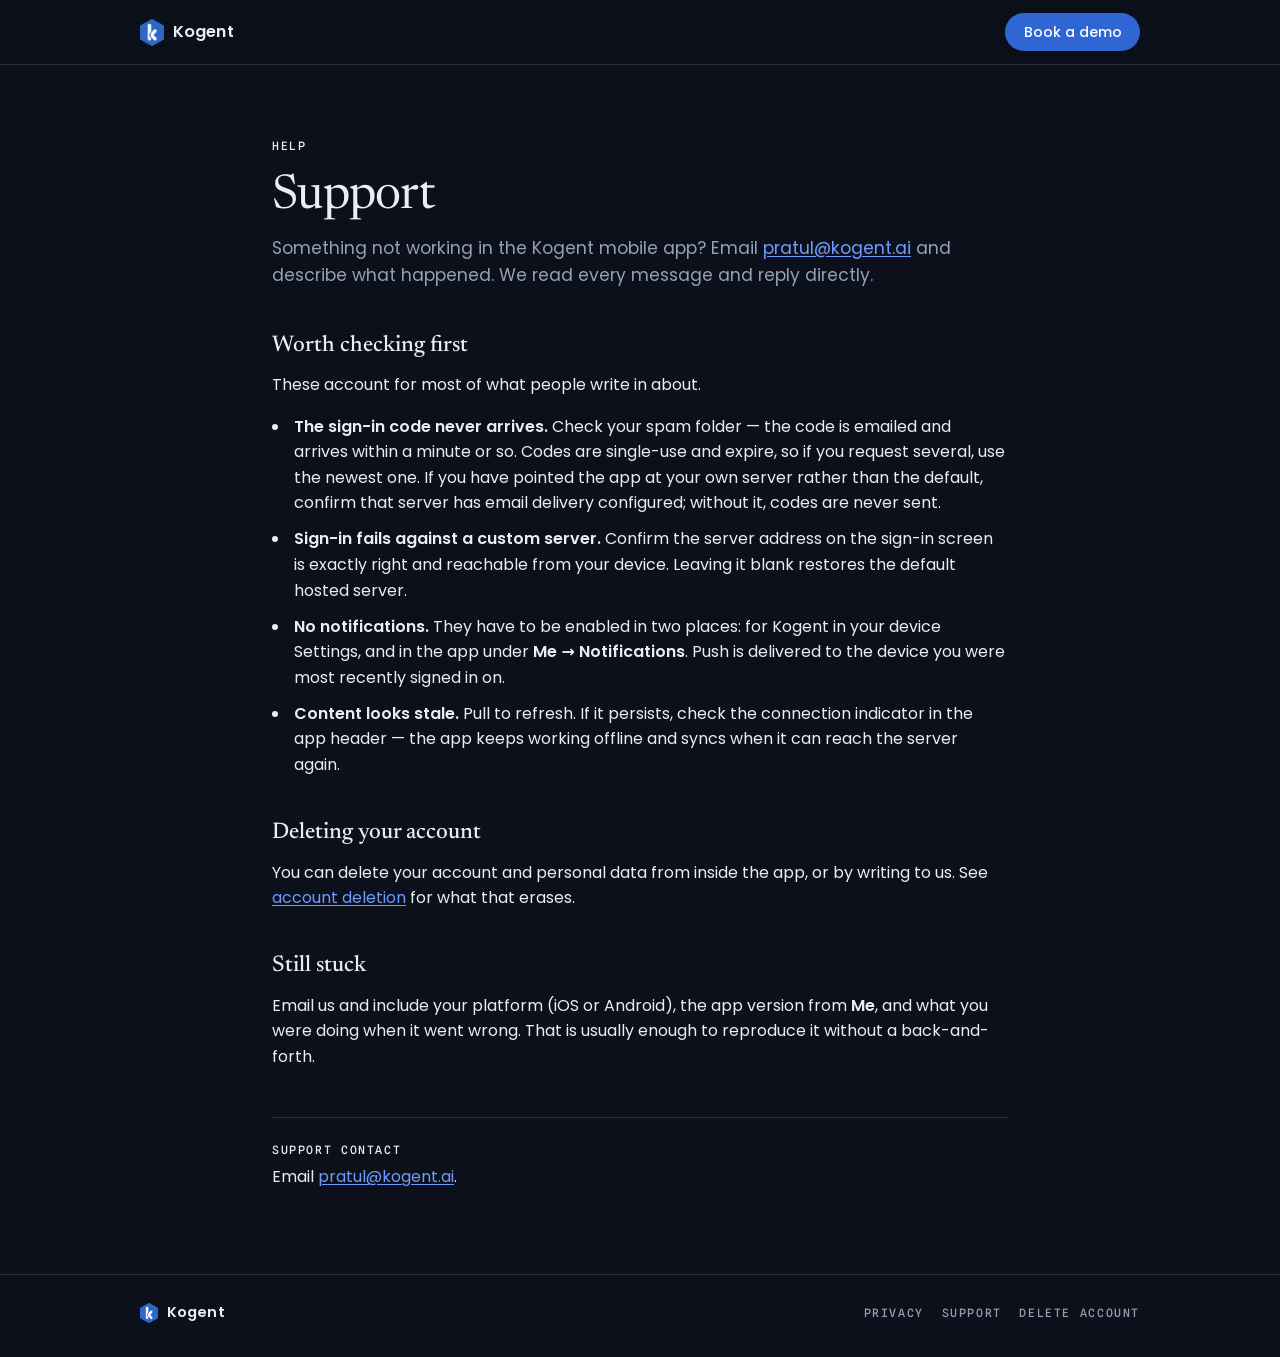
<file: support/index.html>
<!DOCTYPE html>
<html lang="en">
<head>
<meta charset="utf-8">
<meta name="viewport" content="width=device-width, initial-scale=1">
<meta name="color-scheme" content="dark">
<title>Support · Kogent</title>
<meta name="description" content="Get help with the Kogent mobile app.">
<meta property="og:title" content="Support · Kogent">
<meta property="og:description" content="Get help with the Kogent mobile app.">
<meta property="og:type" content="website">
<meta property="og:url" content="https://kogent.ai/support/">
<link rel="icon" href="/favicon.ico">
<link rel="preconnect" href="https://fonts.googleapis.com">
<link rel="preconnect" href="https://fonts.gstatic.com" crossorigin>
<link href="https://fonts.googleapis.com/css2?family=Newsreader:ital,opsz,wght@0,6..72,200..800;1,6..72,200..800&family=Poppins:wght@400;500;600&family=Spline+Sans+Mono:wght@400;500&display=swap" rel="stylesheet">
<link rel="stylesheet" href="/legal.css">
</head>
<body>

<header>
  <div class="container bar">
    <a class="wordmark" href="/" aria-label="Kogent home">
      <img src="/logo.png" alt="" width="24" height="27">
      <span>Kogent</span>
    </a>
    <a class="demo-link" href="/#demo">Book a demo</a>
  </div>
</header>

<main>
  <div class="container legal">
    <p class="mono">Help</p>
    <h1>Support</h1>

    <p class="lede">
      Something not working in the Kogent mobile app? Email
      <a href="mailto:pratul@kogent.ai">pratul@kogent.ai</a> and describe what
      happened. We read every message and reply directly.
    </p>

    <h2>Worth checking first</h2>
    <p>These account for most of what people write in about.</p>
    <ul>
      <li>
        <strong>The sign-in code never arrives.</strong> Check your spam folder — the
        code is emailed and arrives within a minute or so. Codes are single-use and
        expire, so if you request several, use the newest one. If you have pointed the
        app at your own server rather than the default, confirm that server has email
        delivery configured; without it, codes are never sent.
      </li>
      <li>
        <strong>Sign-in fails against a custom server.</strong> Confirm the server
        address on the sign-in screen is exactly right and reachable from your device.
        Leaving it blank restores the default hosted server.
      </li>
      <li>
        <strong>No notifications.</strong> They have to be enabled in two places:
        for Kogent in your device Settings, and in the app under
        <strong>Me &rarr; Notifications</strong>. Push is delivered to the device you
        were most recently signed in on.
      </li>
      <li>
        <strong>Content looks stale.</strong> Pull to refresh. If it persists, check
        the connection indicator in the app header — the app keeps working offline and
        syncs when it can reach the server again.
      </li>
    </ul>

    <h2>Deleting your account</h2>
    <p>
      You can delete your account and personal data from inside the app, or by writing
      to us. See <a href="/account-deletion/">account deletion</a> for what that erases.
    </p>

    <h2>Still stuck</h2>
    <p>
      Email us and include your platform (iOS or Android), the app version from
      <strong>Me</strong>, and what you were doing when it went wrong. That is usually
      enough to reproduce it without a back-and-forth.
    </p>

    <div class="contact">
      <p class="mono">Support contact</p>
      <p>Email <a href="mailto:pratul@kogent.ai">pratul@kogent.ai</a>.</p>
    </div>
  </div>
</main>

<footer>
  <div class="container foot">
    <a class="wordmark" href="/" aria-label="Kogent home">
      <img src="/logo.png" alt="" width="18" height="20">
      <span>Kogent</span>
    </a>
    <nav class="foot-links mono" aria-label="Legal">
      <a href="/privacy/">Privacy</a>
      <a href="/support/">Support</a>
      <a href="/account-deletion/">Delete account</a>
    </nav>
  </div>
</footer>


  <!-- Cloudflare Web Analytics: counts visits with no cookies (see /privacy/) -->
  <script defer src="https://static.cloudflareinsights.com/beacon.min.js" data-cf-beacon='{"token": "41cdb2f81a7c48288cb1ca7c235f0350"}'></script>
</body>
</html>
</file>
<file: legal.css>
/* Shared styles for the legal / support pages. Tokens mirror index.html so a
   page here reads as the same site. */
:root {
  --bg: #0B101B;
  --bg-raised: #10192B;
  --text: #E9EDF5;
  --muted: #93A0B4;
  --hairline: rgba(233, 237, 245, 0.13);
  --accent: #2F66D3;
  --accent-bright: #6E9BFF;
  --tungsten: #F2A93B;
  --button: #2F66D3;
}

* { margin: 0; padding: 0; box-sizing: border-box; }

body {
  background: var(--bg);
  color: var(--text);
  font-family: "Poppins", system-ui, sans-serif;
  line-height: 1.6;
  -webkit-font-smoothing: antialiased;
}

.container {
  max-width: 1080px;
  margin: 0 auto;
  padding-inline: clamp(1.25rem, 5vw, 2.5rem);
}
.mono {
  font-family: "Spline Sans Mono", ui-monospace, monospace;
  font-size: 0.72rem;
  font-weight: 500;
  letter-spacing: 0.14em;
  text-transform: uppercase;
  color: var(--muted);
}

/* ---------- header ---------- */
header {
  position: sticky;
  top: 0;
  z-index: 10;
  background: color-mix(in srgb, var(--bg) 82%, transparent);
  backdrop-filter: blur(10px);
  border-bottom: 1px solid var(--hairline);
}
.bar {
  display: flex;
  align-items: center;
  justify-content: space-between;
  height: 4rem;
}
.wordmark {
  display: flex;
  align-items: center;
  gap: 0.55rem;
  text-decoration: none;
  color: var(--text);
}
.wordmark img { display: block; }
.wordmark span { font-weight: 600; font-size: 1.02rem; letter-spacing: 0.01em; }

.demo-link {
  background: var(--button);
  color: #fff;
  font-size: 0.875rem;
  font-weight: 500;
  text-decoration: none;
  padding: 0.5rem 1.15rem;
  border-radius: 999px;
}
.demo-link:hover { background: #2757B8; }
.demo-link:focus-visible { outline: 2px solid var(--accent-bright); outline-offset: 3px; }

/* ---------- prose ---------- */
.legal {
  padding: clamp(2.75rem, 7vw, 4.5rem) 0 clamp(3rem, 8vw, 5rem);
  max-width: 46rem;
}
.legal h1 {
  font-family: "Newsreader", Georgia, serif;
  font-weight: 400;
  font-size: clamp(2.1rem, 5.5vw, 3rem);
  line-height: 1.12;
  letter-spacing: -0.015em;
  margin-bottom: 0.6rem;
}
.legal .updated { margin-bottom: 2.4rem; }
.legal h2 {
  font-family: "Newsreader", Georgia, serif;
  font-weight: 500;
  font-size: 1.42rem;
  line-height: 1.25;
  margin: 2.6rem 0 0.75rem;
}
.legal h3 {
  font-size: 1rem;
  font-weight: 600;
  margin: 1.6rem 0 0.4rem;
}
.legal p { margin-bottom: 1rem; color: var(--text); }
.legal p.lede { font-size: 1.08rem; color: var(--muted); }
.legal ul { margin: 0 0 1rem 1.15rem; }
.legal li { margin-bottom: 0.65rem; padding-left: 0.25rem; }
.legal strong { font-weight: 600; }
.legal a { color: var(--accent-bright); text-decoration-thickness: 1px; text-underline-offset: 2px; }
.legal a:hover { text-decoration-thickness: 2px; }

.legal .note {
  border-left: 2px solid var(--hairline);
  padding: 0.15rem 0 0.15rem 1.1rem;
  margin: 1.4rem 0;
  color: var(--muted);
}
.legal .contact {
  margin-top: 3rem;
  padding-top: 1.4rem;
  border-top: 1px solid var(--hairline);
}
.legal .contact p { margin-bottom: 0.3rem; }

/* ---------- footer ---------- */
footer { border-top: 1px solid var(--hairline); padding: 1.6rem 0 2rem; }
.foot {
  display: flex;
  align-items: center;
  justify-content: space-between;
  gap: 1rem;
  flex-wrap: wrap;
}
.foot .wordmark span { font-size: 0.92rem; }
.foot-links { display: flex; gap: 1.1rem; flex-wrap: wrap; }
.foot-links a { color: var(--muted); text-decoration: none; }
.foot-links a:hover { color: var(--text); }
</file>
